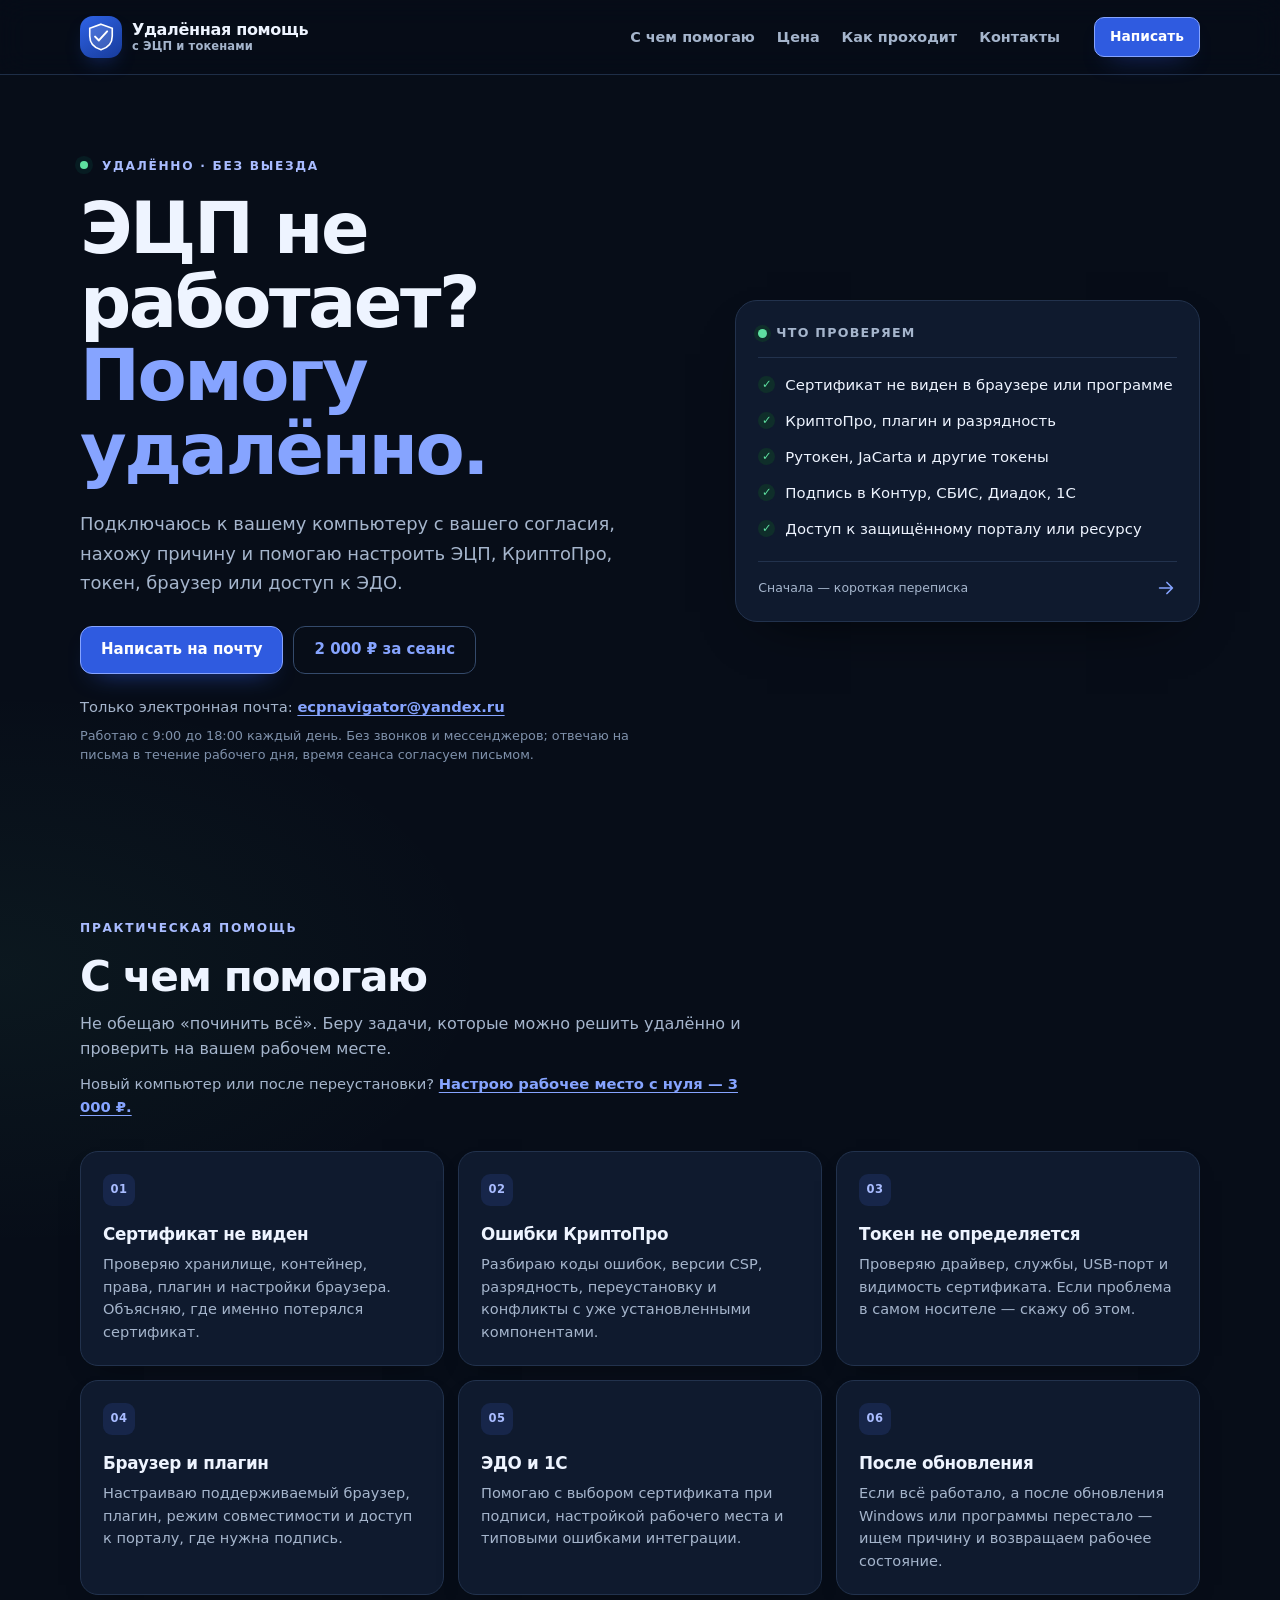
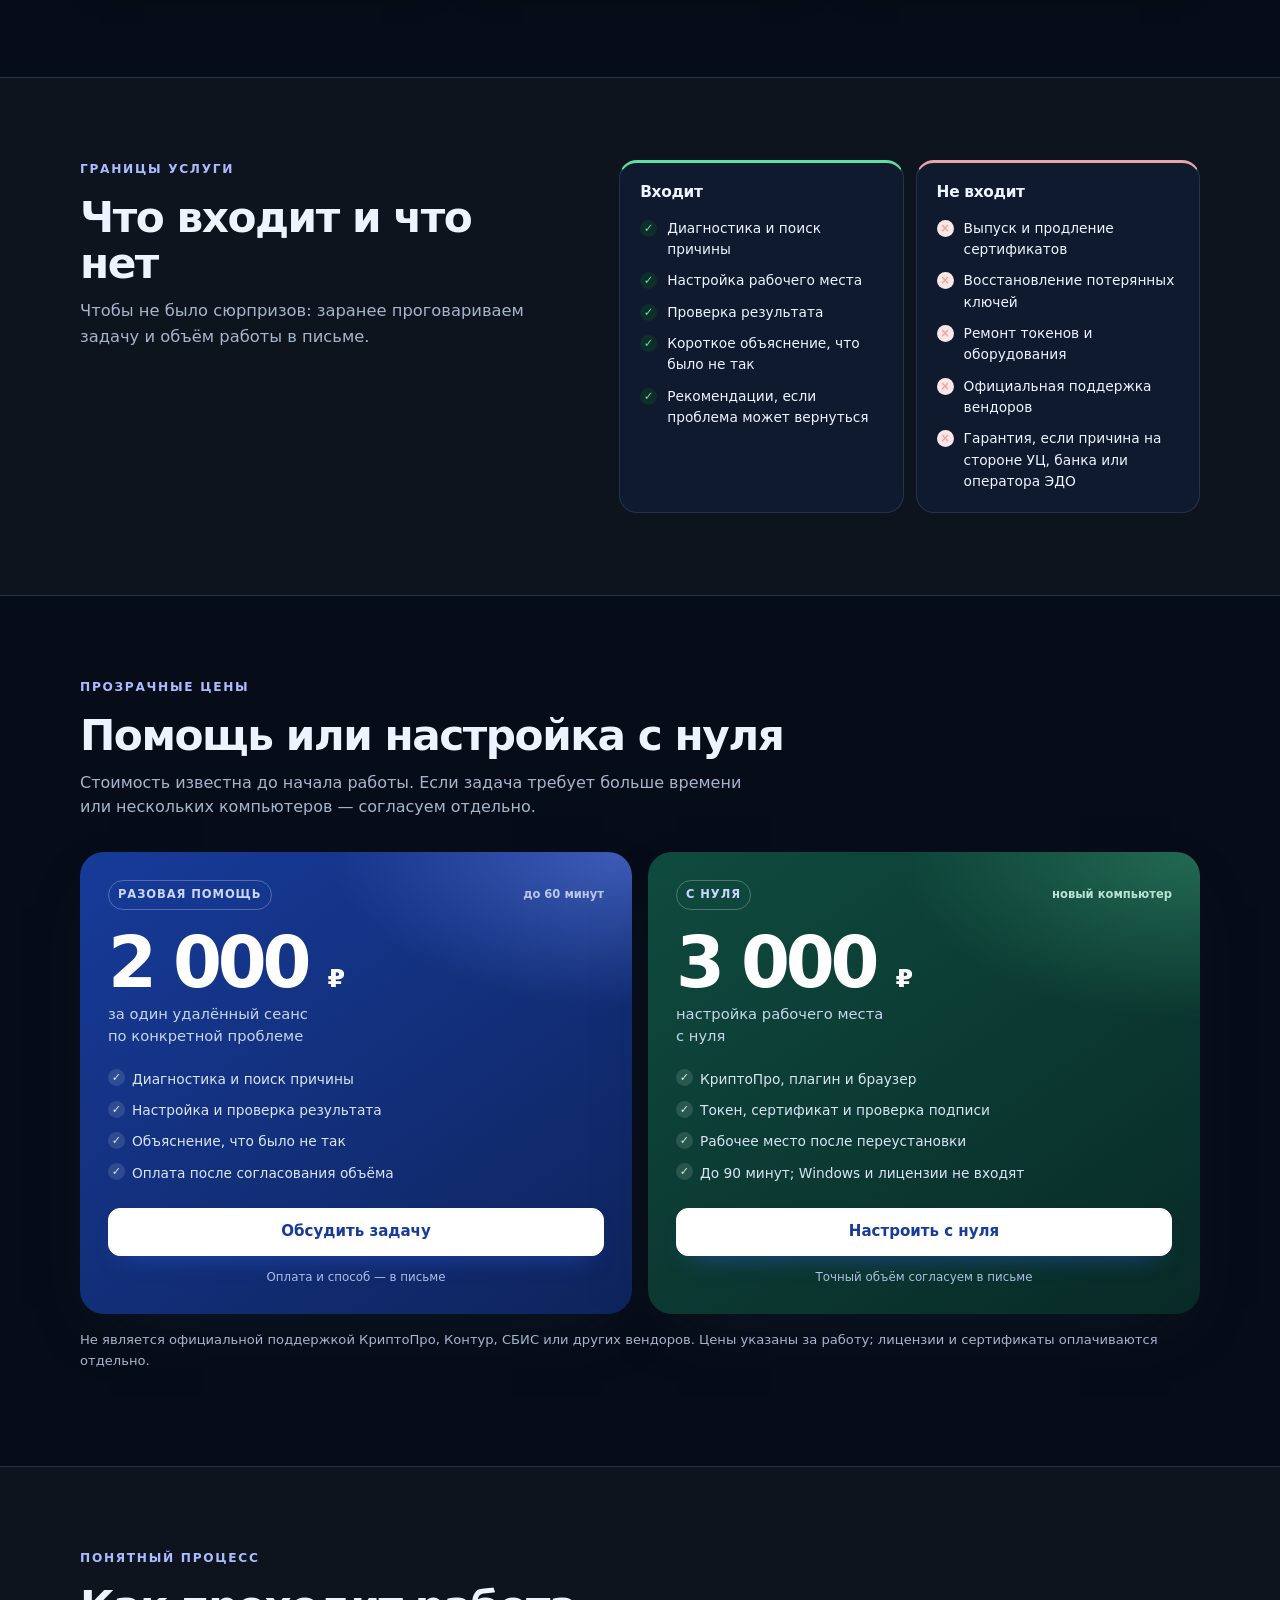
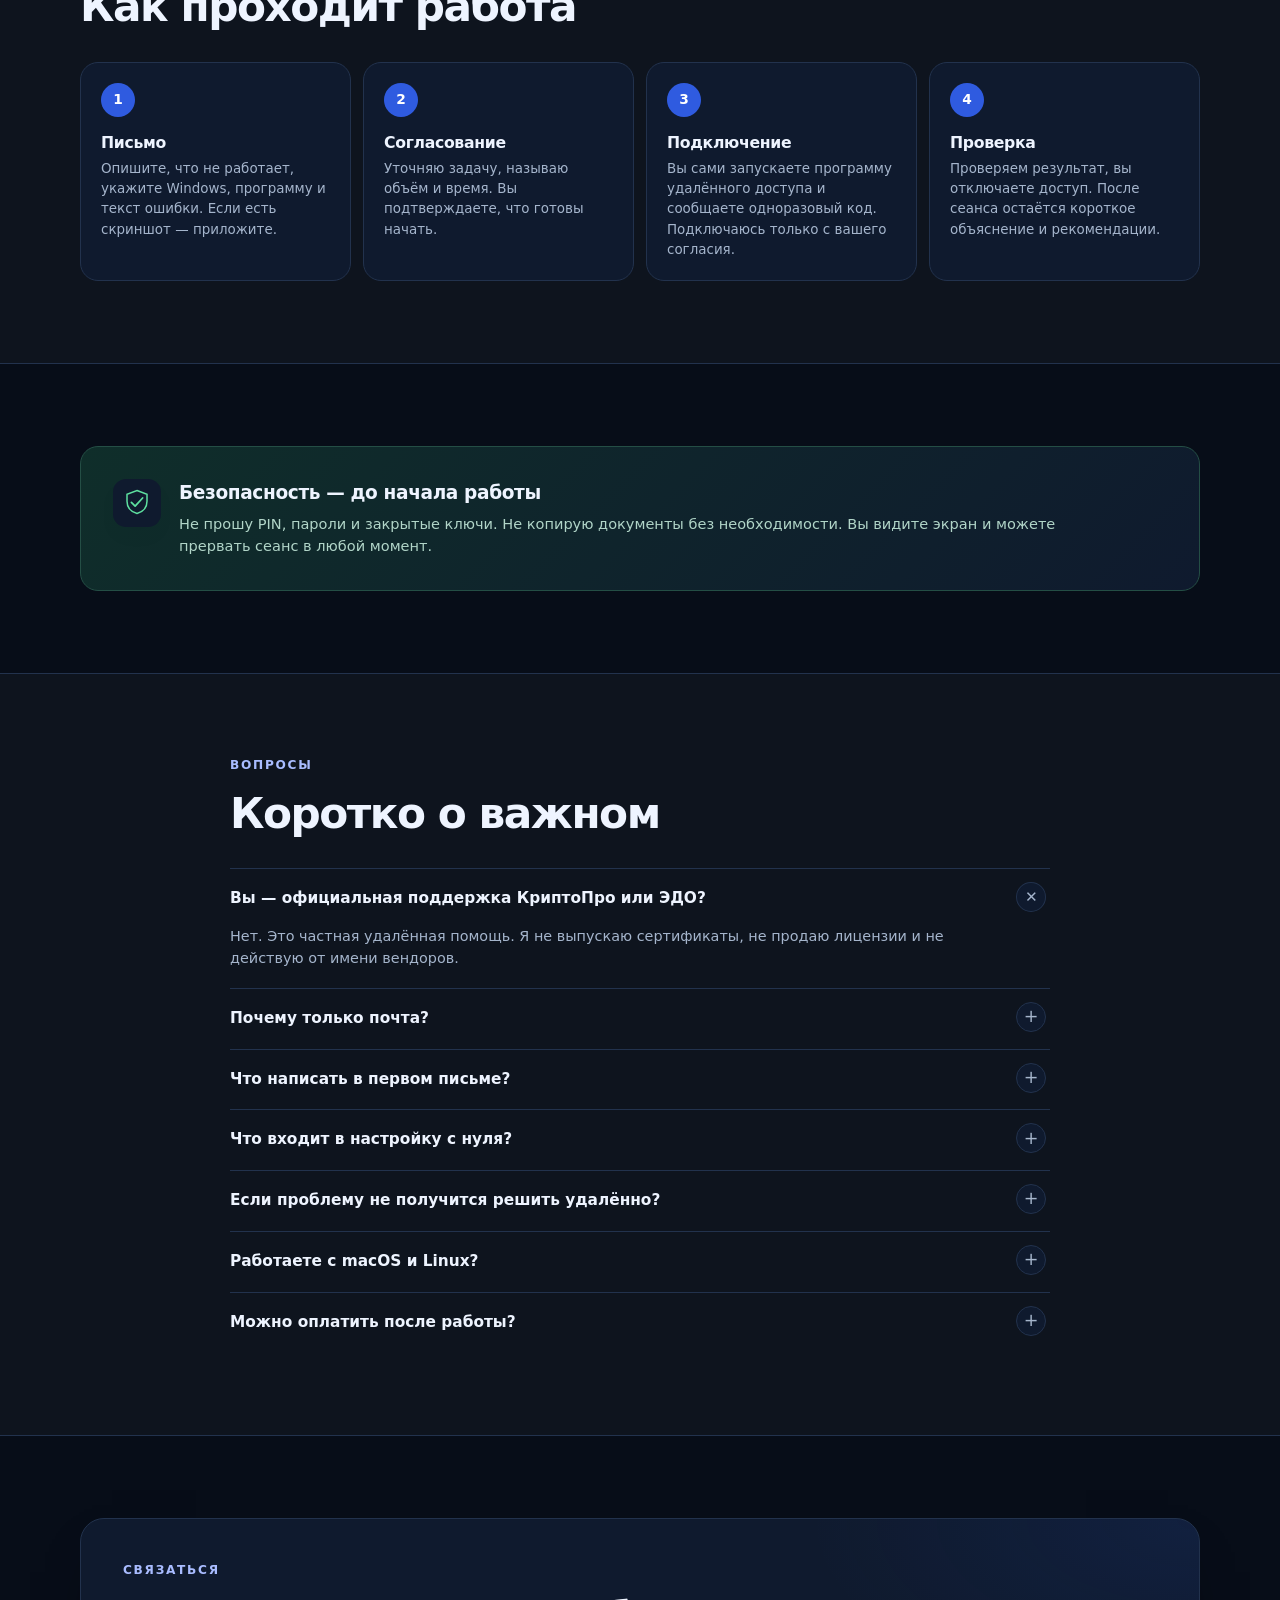
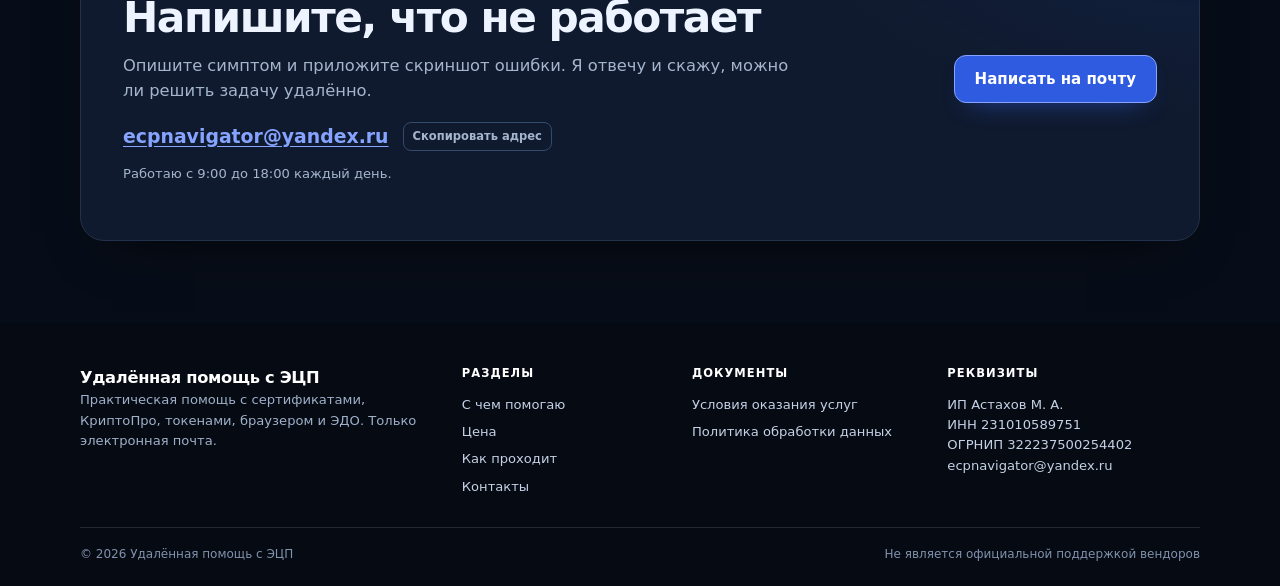
<file: index.html>
<!doctype html>
<html lang="ru">
<head>
  <meta charset="utf-8">
  <meta name="viewport" content="width=device-width, initial-scale=1">
  <title>Удалённая помощь с ЭЦП, КриптоПро и токенами</title>
  <meta name="description" content="Удалённая помощь с ЭЦП, КриптоПро, токенами, браузерным плагином и ЭДО. Подключаюсь с вашего согласия, диагностирую и помогаю настроить рабочее место. Настройка с нуля — 3 000 ₽. Только электронная почта.">
  <meta name="robots" content="index, follow">
  <meta name="referrer" content="strict-origin-when-cross-origin">
  <meta http-equiv="Content-Security-Policy" content="default-src 'self'; img-src 'self' data:; style-src 'self'; script-src 'self'; connect-src 'none'; form-action 'none'; base-uri 'self'">
  <meta name="theme-color" content="#070d18">
  <link rel="canonical" href="https://markastahov.github.io/ecp-remote-help/">
  <meta property="og:title" content="Удалённая помощь с ЭЦП и токенами">
  <meta property="og:description" content="Помогу разобраться с сертификатом, КриптоПро, токеном, плагином и ЭДО — удалённо, по электронной почте.">
  <meta property="og:type" content="website">
  <meta property="og:locale" content="ru_RU">
  <meta property="og:url" content="https://markastahov.github.io/ecp-remote-help/">
  <link rel="icon" href="favicon.svg" type="image/svg+xml">
  <link rel="stylesheet" href="styles.css">
</head>
<body id="top">
  <a class="skip-link" href="#main">К содержанию</a>

  <header class="site-header">
    <div class="container header-inner">
      <a class="brand" href="#top" aria-label="Удалённая помощь с ЭЦП — на главную">
        <span class="brand-mark" aria-hidden="true">
          <svg viewBox="0 0 48 48" role="img" focusable="false">
            <path d="M24 3.5 42 10v12.4c0 10.8-7.1 18.9-18 22.1C13.1 41.3 6 33.2 6 22.4V10l18-6.5Z" fill="currentColor" opacity=".14"/>
            <path d="M24 3.5 42 10v12.4c0 10.8-7.1 18.9-18 22.1C13.1 41.3 6 33.2 6 22.4V10l18-6.5Z" fill="none" stroke="currentColor" stroke-width="2.6"/>
            <path d="m14.5 23.4 6.1 6.1L33.8 15" fill="none" stroke="currentColor" stroke-width="3.2" stroke-linecap="round" stroke-linejoin="round"/>
          </svg>
        </span>
        <span class="brand-text">Удалённая помощь <small>с ЭЦП и токенами</small></span>
      </a>

      <nav class="main-nav" aria-label="Основная навигация">
        <a href="#services">С чем помогаю</a>
        <a href="#price">Цена</a>
        <a href="#process">Как проходит</a>
        <a href="#contacts">Контакты</a>
      </nav>

      <a class="button button-small header-cta" href="mailto:ecpnavigator@yandex.ru?subject=%D0%A3%D0%B4%D0%B0%D0%BB%D1%91%D0%BD%D0%BD%D0%B0%D1%8F%20%D0%BF%D0%BE%D0%BC%D0%BE%D1%89%D1%8C%20%D1%81%20%D0%AD%D0%A6%D0%9F">Написать</a>
    </div>
  </header>

  <main id="main">
    <section class="hero">
      <div class="container hero-grid">
        <div class="hero-copy">
          <p class="eyebrow"><span class="pulse" aria-hidden="true"></span> Удалённо · без выезда</p>
          <h1>ЭЦП не работает?<br><span>Помогу удалённо.</span></h1>
          <p class="lead">Подключаюсь к вашему компьютеру с вашего согласия, нахожу причину и помогаю настроить ЭЦП, КриптоПро, токен, браузер или доступ к ЭДО.</p>
          <div class="hero-actions">
            <a class="button" href="mailto:ecpnavigator@yandex.ru?subject=%D0%A3%D0%B4%D0%B0%D0%BB%D1%91%D0%BD%D0%BD%D0%B0%D1%8F%20%D0%BF%D0%BE%D0%BC%D0%BE%D1%89%D1%8C%20%D1%81%20%D0%AD%D0%A6%D0%9F">Написать на почту</a>
            <a class="button button-ghost" href="#price">2 000 ₽ за сеанс</a>
          </div>
          <p class="hero-note">Только электронная почта: <a href="mailto:ecpnavigator@yandex.ru">ecpnavigator@yandex.ru</a></p>
          <p class="micro-note">Работаю с 9:00 до 18:00 каждый день. Без звонков и мессенджеров; отвечаю на письма в течение рабочего дня, время сеанса согласуем письмом.</p>
        </div>

        <aside class="hero-card" aria-label="Что можно проверить">
          <div class="hero-card-top">
            <span class="status-dot" aria-hidden="true"></span>
            <span>Что проверяем</span>
          </div>
          <ul class="check-list">
            <li>Сертификат не виден в браузере или программе</li>
            <li>КриптоПро, плагин и разрядность</li>
            <li>Рутокен, JaCarta и другие токены</li>
            <li>Подпись в Контур, СБИС, Диадок, 1С</li>
            <li>Доступ к защищённому порталу или ресурсу</li>
          </ul>
          <a class="hero-card-footer" href="mailto:ecpnavigator@yandex.ru?subject=%D0%A3%D0%B4%D0%B0%D0%BB%D1%91%D0%BD%D0%BD%D0%B0%D1%8F%20%D0%BF%D0%BE%D0%BC%D0%BE%D1%89%D1%8C%20%D1%81%20%D0%AD%D0%A6%D0%9F" aria-label="Написать на ecpnavigator@yandex.ru">
            <span>Сначала — короткая переписка</span>
            <svg viewBox="0 0 24 24" aria-hidden="true"><path d="M5 12h14M13 6l6 6-6 6" fill="none" stroke="currentColor" stroke-width="1.8" stroke-linecap="round" stroke-linejoin="round"/></svg>
          </a>
        </aside>
      </div>
    </section>

    <section class="section" id="services">
      <div class="container">
        <div class="section-heading">
          <p class="eyebrow">Практическая помощь</p>
          <h2>С чем помогаю</h2>
          <p>Не обещаю «починить всё». Беру задачи, которые можно решить удалённо и проверить на вашем рабочем месте.</p>
          <p class="section-extra">Новый компьютер или после переустановки? <a href="#price">Настрою рабочее место с нуля — 3 000 ₽.</a></p>
        </div>

        <div class="card-grid">
          <article class="service-card">
            <span class="card-num">01</span>
            <h3>Сертификат не виден</h3>
            <p>Проверяю хранилище, контейнер, права, плагин и настройки браузера. Объясняю, где именно потерялся сертификат.</p>
          </article>
          <article class="service-card">
            <span class="card-num">02</span>
            <h3>Ошибки КриптоПро</h3>
            <p>Разбираю коды ошибок, версии CSP, разрядность, переустановку и конфликты с уже установленными компонентами.</p>
          </article>
          <article class="service-card">
            <span class="card-num">03</span>
            <h3>Токен не определяется</h3>
            <p>Проверяю драйвер, службы, USB-порт и видимость сертификата. Если проблема в самом носителе — скажу об этом.</p>
          </article>
          <article class="service-card">
            <span class="card-num">04</span>
            <h3>Браузер и плагин</h3>
            <p>Настраиваю поддерживаемый браузер, плагин, режим совместимости и доступ к порталу, где нужна подпись.</p>
          </article>
          <article class="service-card">
            <span class="card-num">05</span>
            <h3>ЭДО и 1С</h3>
            <p>Помогаю с выбором сертификата при подписи, настройкой рабочего места и типовыми ошибками интеграции.</p>
          </article>
          <article class="service-card">
            <span class="card-num">06</span>
            <h3>После обновления</h3>
            <p>Если всё работало, а после обновления Windows или программы перестало — ищем причину и возвращаем рабочее состояние.</p>
          </article>
        </div>
      </div>
    </section>

    <section class="section section-soft" id="included">
      <div class="container split">
        <div>
          <p class="eyebrow">Границы услуги</p>
          <h2>Что входит и что нет</h2>
          <p class="section-lead">Чтобы не было сюрпризов: заранее проговариваем задачу и объём работы в письме.</p>
        </div>
        <div class="two-lists">
          <div class="list-card list-card-good">
            <h3>Входит</h3>
            <ul class="check-list">
              <li>Диагностика и поиск причины</li>
              <li>Настройка рабочего места</li>
              <li>Проверка результата</li>
              <li>Короткое объяснение, что было не так</li>
              <li>Рекомендации, если проблема может вернуться</li>
            </ul>
          </div>
          <div class="list-card list-card-limit">
            <h3>Не входит</h3>
            <ul class="cross-list">
              <li>Выпуск и продление сертификатов</li>
              <li>Восстановление потерянных ключей</li>
              <li>Ремонт токенов и оборудования</li>
              <li>Официальная поддержка вендоров</li>
              <li>Гарантия, если причина на стороне УЦ, банка или оператора ЭДО</li>
            </ul>
          </div>
        </div>
      </div>
    </section>

    <section class="section" id="price">
      <div class="container">
        <div class="section-heading">
          <p class="eyebrow">Прозрачные цены</p>
          <h2>Помощь или настройка с нуля</h2>
          <p>Стоимость известна до начала работы. Если задача требует больше времени или нескольких компьютеров — согласуем отдельно.</p>
        </div>

        <div class="price-grid">
          <article class="price-card price-card-main">
            <div class="price-head">
              <span class="price-label">Разовая помощь</span>
              <span class="price-tag">до 60 минут</span>
            </div>
            <div class="price-value">2 000 <small>₽</small></div>
            <p>за один удалённый сеанс<br>по конкретной проблеме</p>
            <ul class="price-list">
              <li>Диагностика и поиск причины</li>
              <li>Настройка и проверка результата</li>
              <li>Объяснение, что было не так</li>
              <li>Оплата после согласования объёма</li>
            </ul>
            <a class="button button-light" href="mailto:ecpnavigator@yandex.ru?subject=%D0%97%D0%B0%D0%BF%D1%80%D0%BE%D1%81%20%D0%BD%D0%B0%20%D1%83%D0%B4%D0%B0%D0%BB%D1%91%D0%BD%D0%BD%D1%8B%D0%B9%20%D1%81%D0%B5%D0%B0%D0%BD%D1%81">Обсудить задачу</a>
            <span class="price-footnote">Оплата и способ — в письме</span>
          </article>

          <article class="price-card price-card-setup">
            <div class="price-head">
              <span class="price-label">С нуля</span>
              <span class="price-tag">новый компьютер</span>
            </div>
            <div class="price-value">3 000 <small>₽</small></div>
            <p>настройка рабочего места<br>с нуля</p>
            <ul class="price-list">
              <li>КриптоПро, плагин и браузер</li>
              <li>Токен, сертификат и проверка подписи</li>
              <li>Рабочее место после переустановки</li>
              <li>До 90 минут; Windows и лицензии не входят</li>
            </ul>
            <a class="button button-light" href="mailto:ecpnavigator@yandex.ru?subject=%D0%9D%D0%B0%D1%81%D1%82%D1%80%D0%BE%D0%B9%D0%BA%D0%B0%20%D1%81%20%D0%BD%D1%83%D0%BB%D1%8F">Настроить с нуля</a>
            <span class="price-footnote">Точный объём согласуем в письме</span>
          </article>
        </div>

        <p class="muted small price-note">Не является официальной поддержкой КриптоПро, Контур, СБИС или других вендоров. Цены указаны за работу; лицензии и сертификаты оплачиваются отдельно.</p>
      </div>
    </section>

    <section class="section section-soft" id="process">
      <div class="container">
        <div class="section-heading">
          <p class="eyebrow">Понятный процесс</p>
          <h2>Как проходит работа</h2>
        </div>
        <div class="steps">
          <div class="step">
            <span>1</span>
            <h3>Письмо</h3>
            <p>Опишите, что не работает, укажите Windows, программу и текст ошибки. Если есть скриншот — приложите.</p>
          </div>
          <div class="step">
            <span>2</span>
            <h3>Согласование</h3>
            <p>Уточняю задачу, называю объём и время. Вы подтверждаете, что готовы начать.</p>
          </div>
          <div class="step">
            <span>3</span>
            <h3>Подключение</h3>
            <p>Вы сами запускаете программу удалённого доступа и сообщаете одноразовый код. Подключаюсь только с вашего согласия.</p>
          </div>
          <div class="step">
            <span>4</span>
            <h3>Проверка</h3>
            <p>Проверяем результат, вы отключаете доступ. После сеанса остаётся короткое объяснение и рекомендации.</p>
          </div>
        </div>
      </div>
    </section>

    <section class="section">
      <div class="container">
        <div class="security-card">
          <div class="security-icon" aria-hidden="true">
            <svg viewBox="0 0 48 48"><path d="M24 4 40 10v11c0 9.6-6.3 16.8-16 19.7C14.3 37.8 8 30.6 8 21V10l16-6Z" fill="none" stroke="currentColor" stroke-width="2.4"/><path d="m15 23 6 6 12-13" fill="none" stroke="currentColor" stroke-width="2.8" stroke-linecap="round" stroke-linejoin="round"/></svg>
          </div>
          <div>
            <h2>Безопасность — до начала работы</h2>
            <p>Не прошу PIN, пароли и закрытые ключи. Не копирую документы без необходимости. Вы видите экран и можете прервать сеанс в любой момент.</p>
          </div>
        </div>
      </div>
    </section>

    <section class="section section-soft" id="faq">
      <div class="container narrow">
        <div class="section-heading">
          <p class="eyebrow">Вопросы</p>
          <h2>Коротко о важном</h2>
        </div>
        <details class="faq" open>
          <summary>Вы — официальная поддержка КриптоПро или ЭДО?</summary>
          <p>Нет. Это частная удалённая помощь. Я не выпускаю сертификаты, не продаю лицензии и не действую от имени вендоров.</p>
        </details>
        <details class="faq">
          <summary>Почему только почта?</summary>
          <p>Так удобнее зафиксировать задачу, версии программ и ошибки. В письме можно сразу приложить скриншоты. Телефон и мессенджеры не используются.</p>
        </details>
        <details class="faq">
          <summary>Что написать в первом письме?</summary>
          <p>Что именно не работает, версию Windows, название программы или портала, текст ошибки и когда это началось. Если знаете — версию КриптоПро и модели токена.</p>
        </details>
        <details class="faq">
          <summary>Что входит в настройку с нуля?</summary>
          <p>Новый компьютер или рабочее место после переустановки Windows: установка и проверка КриптоПро, плагина, браузера, токена, сертификата и тестовой подписи. Установка Windows, покупка лицензий и выпуск сертификата не входят. Стоимость — 3 000 ₽, ориентировочно до 90 минут; точный объём согласуем в письме.</p>
        </details>
        <details class="faq">
          <summary>Если проблему не получится решить удалённо?</summary>
          <p>Скажу об этом как можно раньше. Если причина в УЦ, банке, операторе ЭДО или неисправном оборудовании, удалённая настройка не поможет — подскажу, куда обратиться.</p>
        </details>
        <details class="faq">
          <summary>Работаете с macOS и Linux?</summary>
          <p>Основной профиль — Windows 10/11. macOS и Linux — по запросу: сначала напишите, какая версия и что установлено.</p>
        </details>
        <details class="faq">
          <summary>Можно оплатить после работы?</summary>
          <p>Условия оплаты согласуем в письме до начала. Для новых задач и незнакомых ситуаций может потребоваться частичная или полная предоплата.</p>
        </details>
      </div>
    </section>

    <section class="section" id="contacts">
      <div class="container contact-card">
        <div>
          <p class="eyebrow">Связаться</p>
          <h2>Напишите, что не работает</h2>
          <p class="section-lead">Опишите симптом и приложите скриншот ошибки. Я отвечу и скажу, можно ли решить задачу удалённо.</p>
          <p class="contact-line">
            <a href="mailto:ecpnavigator@yandex.ru">ecpnavigator@yandex.ru</a>
            <button class="copy-button" type="button" data-copy="ecpnavigator@yandex.ru">Скопировать адрес</button>
          </p>
          <p class="muted small">Работаю с 9:00 до 18:00 каждый день.</p>
          <p class="muted small" data-copy-status aria-live="polite"></p>
        </div>
        <a class="button" href="mailto:ecpnavigator@yandex.ru?subject=%D0%A3%D0%B4%D0%B0%D0%BB%D1%91%D0%BD%D0%BD%D0%B0%D1%8F%20%D0%BF%D0%BE%D0%BC%D0%BE%D1%89%D1%8C%20%D1%81%20%D0%AD%D0%A6%D0%9F">Написать на почту</a>
      </div>
    </section>
  </main>

  <footer class="site-footer">
    <div class="container footer-grid">
      <div>
        <p class="footer-brand">Удалённая помощь с ЭЦП</p>
        <p class="muted small">Практическая помощь с сертификатами, КриптоПро, токенами, браузером и ЭДО. Только электронная почта.</p>
      </div>
      <div>
        <h4>Разделы</h4>
        <ul class="footer-links">
          <li><a href="#services">С чем помогаю</a></li>
          <li><a href="#price">Цена</a></li>
          <li><a href="#process">Как проходит</a></li>
          <li><a href="#contacts">Контакты</a></li>
        </ul>
      </div>
      <div>
        <h4>Документы</h4>
        <ul class="footer-links">
          <li><a href="offer.html">Условия оказания услуг</a></li>
          <li><a href="privacy.html">Политика обработки данных</a></li>
        </ul>
      </div>
      <div>
        <h4>Реквизиты</h4>
        <p class="small">ИП Астахов М. А.<br>ИНН 231010589751<br>ОГРНИП 322237500254402</p>
        <p class="small"><a href="mailto:ecpnavigator@yandex.ru">ecpnavigator@yandex.ru</a></p>
      </div>
    </div>
    <div class="container footer-bottom">
      <span>© 2026 Удалённая помощь с ЭЦП</span>
      <span>Не является официальной поддержкой вендоров</span>
    </div>
  </footer>

  <script src="app.js" defer></script>
</body>
</html>
</file>
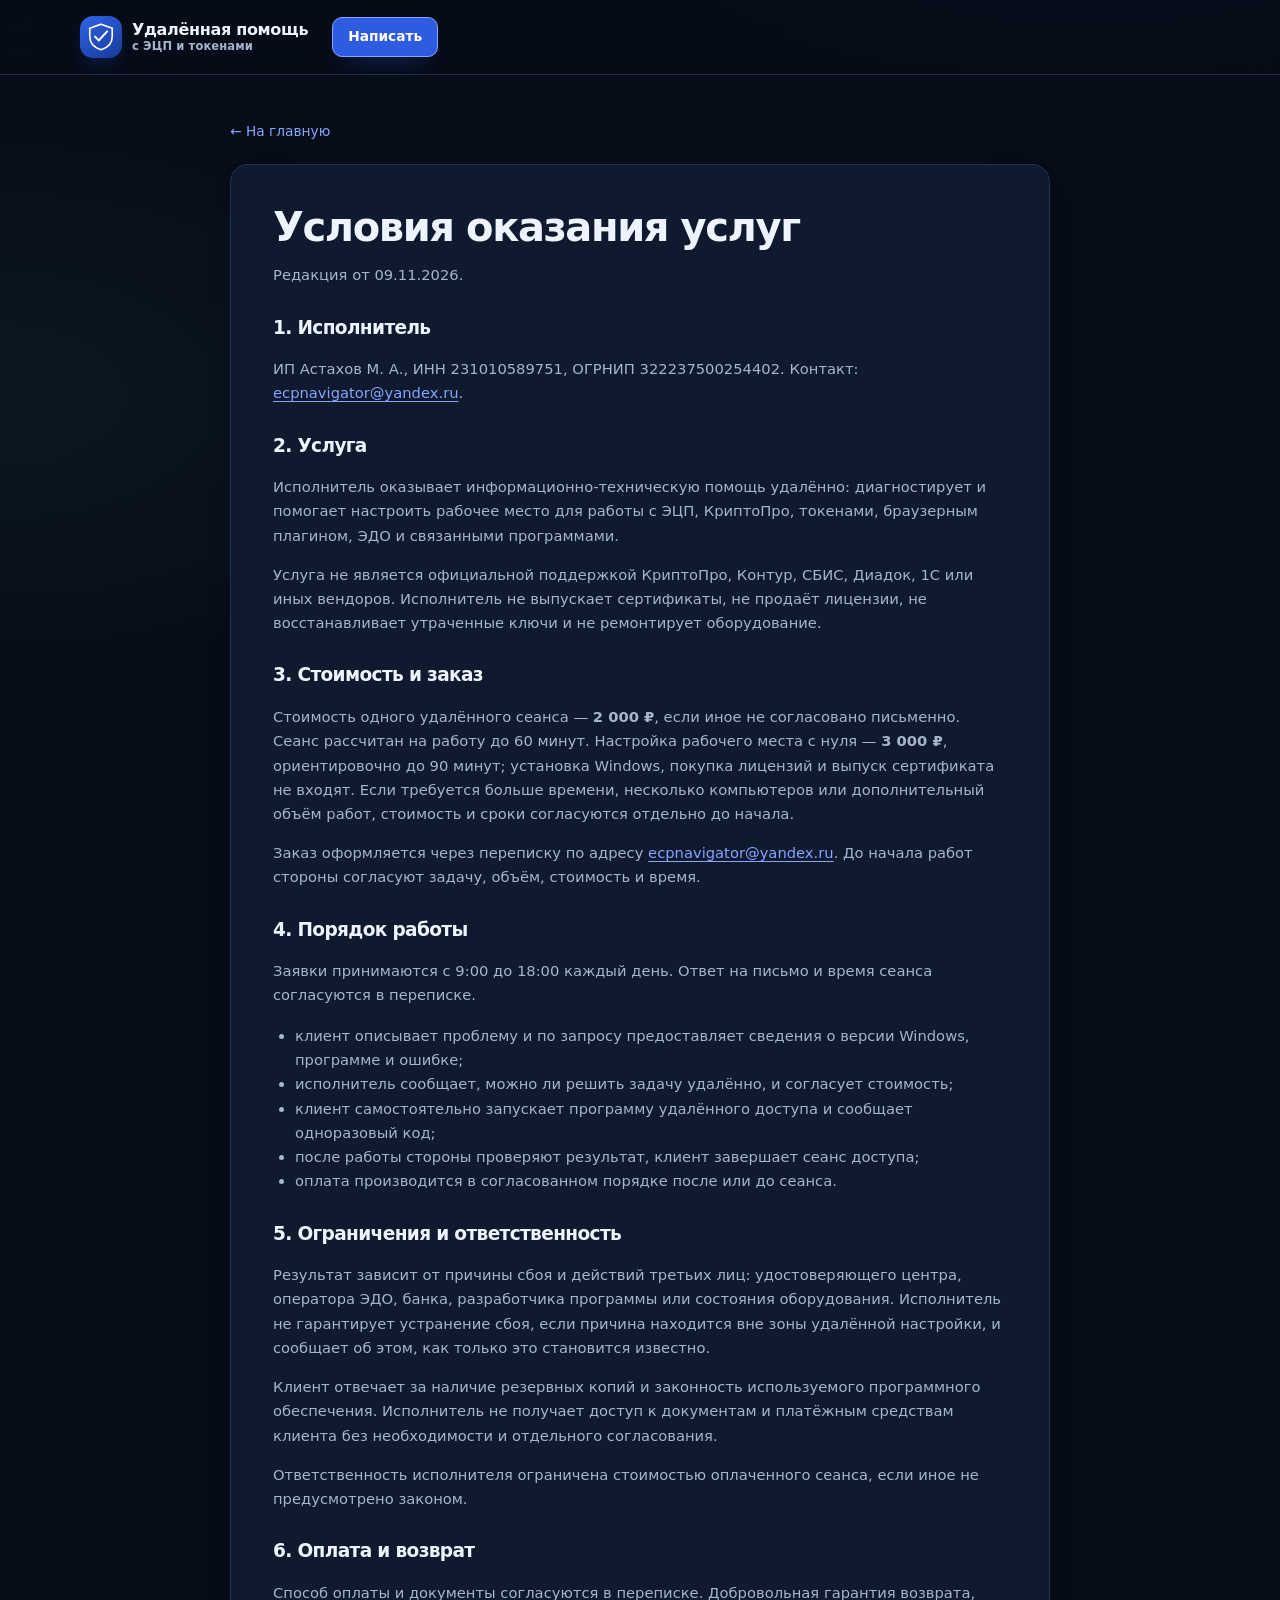
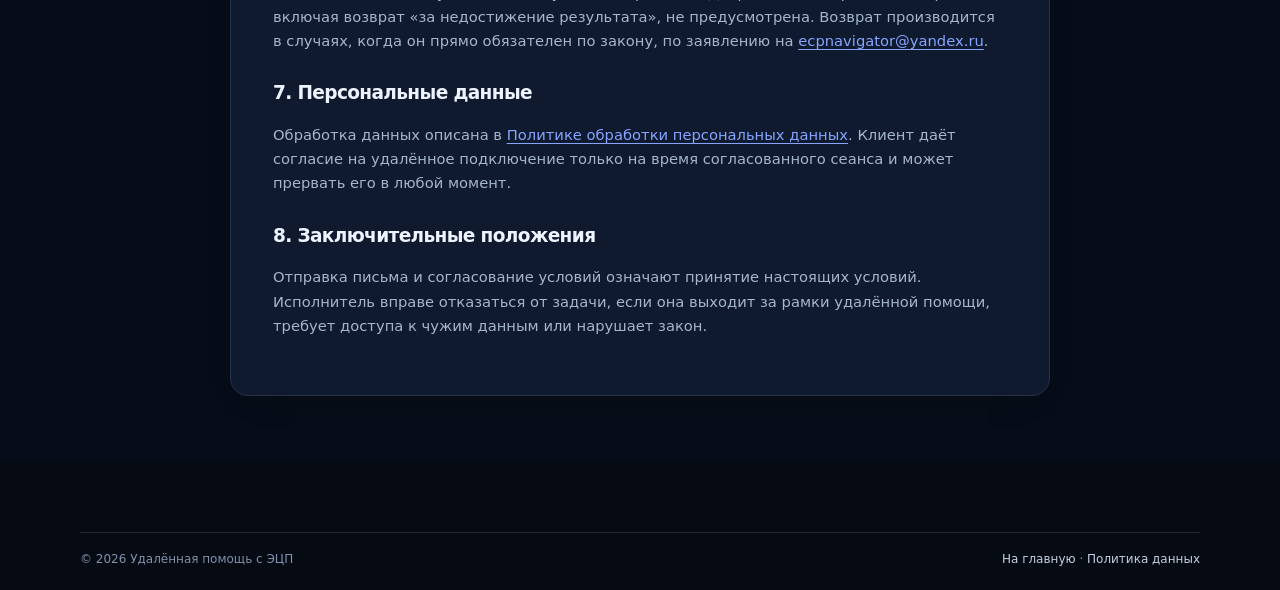
<file: offer.html>
<!doctype html>
<html lang="ru">
<head>
  <meta charset="utf-8">
  <meta name="viewport" content="width=device-width, initial-scale=1">
  <title>Условия оказания услуг — Удалённая помощь с ЭЦП</title>
  <meta name="robots" content="index, follow">
  <meta name="referrer" content="strict-origin-when-cross-origin">
  <meta http-equiv="Content-Security-Policy" content="default-src 'self'; img-src 'self' data:; style-src 'self'; script-src 'self'; connect-src 'none'; form-action 'none'; base-uri 'self'">
  <meta name="theme-color" content="#070d18">
  <link rel="canonical" href="https://markastahov.github.io/ecp-remote-help/offer.html">
  <link rel="icon" href="favicon.svg" type="image/svg+xml">
  <link rel="stylesheet" href="styles.css">
</head>
<body>
  <header class="site-header">
    <div class="container header-inner">
      <a class="brand" href="index.html">
        <span class="brand-mark" aria-hidden="true">
          <svg viewBox="0 0 48 48"><path d="M24 3.5 42 10v12.4c0 10.8-7.1 18.9-18 22.1C13.1 41.3 6 33.2 6 22.4V10l18-6.5Z" fill="none" stroke="currentColor" stroke-width="2.6"/><path d="m14.5 23.4 6.1 6.1L33.8 15" fill="none" stroke="currentColor" stroke-width="3.2" stroke-linecap="round" stroke-linejoin="round"/></svg>
        </span>
        <span class="brand-text">Удалённая помощь <small>с ЭЦП и токенами</small></span>
      </a>
      <a class="button button-small header-cta" href="mailto:ecpnavigator@yandex.ru">Написать</a>
    </div>
  </header>

  <main class="legal-page">
    <div class="container narrow">
      <a class="back" href="index.html">← На главную</a>
      <article class="legal-card">
        <h1>Условия оказания услуг</h1>
        <p>Редакция от 09.11.2026.</p>

        <h2>1. Исполнитель</h2>
        <p>ИП Астахов М. А., ИНН 231010589751, ОГРНИП 322237500254402. Контакт: <a href="mailto:ecpnavigator@yandex.ru">ecpnavigator@yandex.ru</a>.</p>

        <h2>2. Услуга</h2>
        <p>Исполнитель оказывает информационно-техническую помощь удалённо: диагностирует и помогает настроить рабочее место для работы с ЭЦП, КриптоПро, токенами, браузерным плагином, ЭДО и связанными программами.</p>
        <p>Услуга не является официальной поддержкой КриптоПро, Контур, СБИС, Диадок, 1С или иных вендоров. Исполнитель не выпускает сертификаты, не продаёт лицензии, не восстанавливает утраченные ключи и не ремонтирует оборудование.</p>

        <h2>3. Стоимость и заказ</h2>
        <p>Стоимость одного удалённого сеанса — <strong>2 000 ₽</strong>, если иное не согласовано письменно. Сеанс рассчитан на работу до 60 минут. Настройка рабочего места с нуля — <strong>3 000 ₽</strong>, ориентировочно до 90 минут; установка Windows, покупка лицензий и выпуск сертификата не входят. Если требуется больше времени, несколько компьютеров или дополнительный объём работ, стоимость и сроки согласуются отдельно до начала.</p>
        <p>Заказ оформляется через переписку по адресу <a href="mailto:ecpnavigator@yandex.ru">ecpnavigator@yandex.ru</a>. До начала работ стороны согласуют задачу, объём, стоимость и время.</p>

        <h2>4. Порядок работы</h2>
        <p>Заявки принимаются с 9:00 до 18:00 каждый день. Ответ на письмо и время сеанса согласуются в переписке.</p>
        <ul>
          <li>клиент описывает проблему и по запросу предоставляет сведения о версии Windows, программе и ошибке;</li>
          <li>исполнитель сообщает, можно ли решить задачу удалённо, и согласует стоимость;</li>
          <li>клиент самостоятельно запускает программу удалённого доступа и сообщает одноразовый код;</li>
          <li>после работы стороны проверяют результат, клиент завершает сеанс доступа;</li>
          <li>оплата производится в согласованном порядке после или до сеанса.</li>
        </ul>

        <h2>5. Ограничения и ответственность</h2>
        <p>Результат зависит от причины сбоя и действий третьих лиц: удостоверяющего центра, оператора ЭДО, банка, разработчика программы или состояния оборудования. Исполнитель не гарантирует устранение сбоя, если причина находится вне зоны удалённой настройки, и сообщает об этом, как только это становится известно.</p>
        <p>Клиент отвечает за наличие резервных копий и законность используемого программного обеспечения. Исполнитель не получает доступ к документам и платёжным средствам клиента без необходимости и отдельного согласования.</p>
        <p>Ответственность исполнителя ограничена стоимостью оплаченного сеанса, если иное не предусмотрено законом.</p>

        <h2>6. Оплата и возврат</h2>
        <p>Способ оплаты и документы согласуются в переписке. Добровольная гарантия возврата, включая возврат «за недостижение результата», не предусмотрена. Возврат производится в случаях, когда он прямо обязателен по закону, по заявлению на <a href="mailto:ecpnavigator@yandex.ru">ecpnavigator@yandex.ru</a>.</p>

        <h2>7. Персональные данные</h2>
        <p>Обработка данных описана в <a href="privacy.html">Политике обработки персональных данных</a>. Клиент даёт согласие на удалённое подключение только на время согласованного сеанса и может прервать его в любой момент.</p>

        <h2>8. Заключительные положения</h2>
        <p>Отправка письма и согласование условий означают принятие настоящих условий. Исполнитель вправе отказаться от задачи, если она выходит за рамки удалённой помощи, требует доступа к чужим данным или нарушает закон.</p>
      </article>
    </div>
  </main>

  <footer class="site-footer">
    <div class="container footer-bottom">
      <span>© 2026 Удалённая помощь с ЭЦП</span>
      <span><a href="index.html">На главную</a> · <a href="privacy.html">Политика данных</a></span>
    </div>
  </footer>
</body>
</html>
</file>
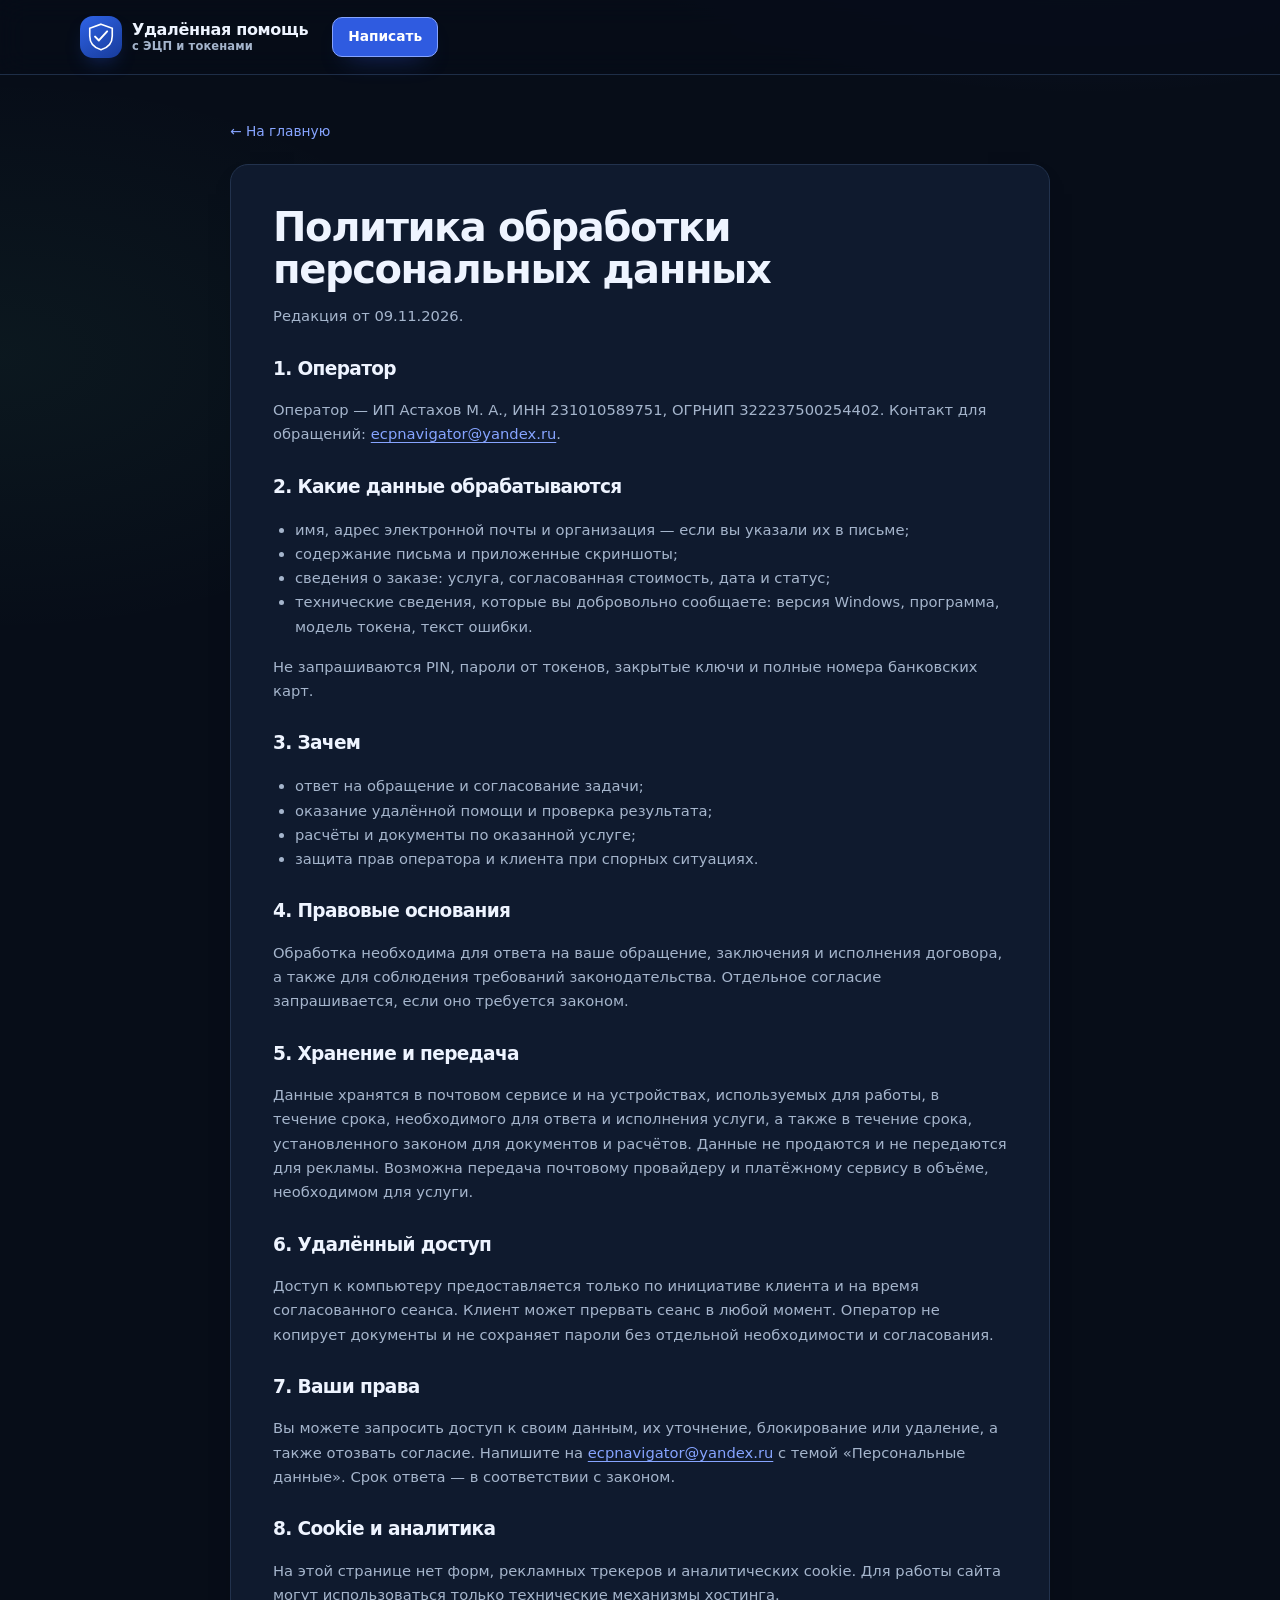
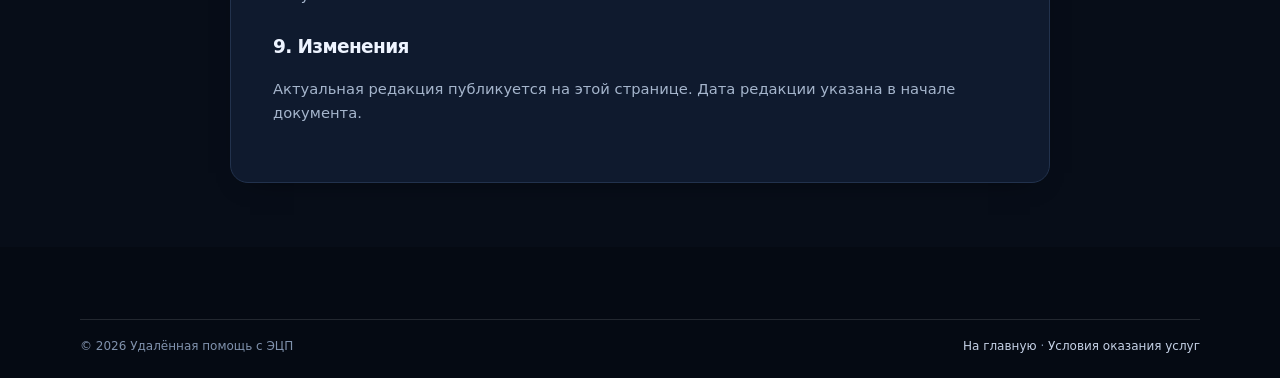
<file: privacy.html>
<!doctype html>
<html lang="ru">
<head>
  <meta charset="utf-8">
  <meta name="viewport" content="width=device-width, initial-scale=1">
  <title>Политика обработки данных — Удалённая помощь с ЭЦП</title>
  <meta name="robots" content="index, follow">
  <meta name="referrer" content="strict-origin-when-cross-origin">
  <meta http-equiv="Content-Security-Policy" content="default-src 'self'; img-src 'self' data:; style-src 'self'; script-src 'self'; connect-src 'none'; form-action 'none'; base-uri 'self'">
  <meta name="theme-color" content="#070d18">
  <link rel="canonical" href="https://markastahov.github.io/ecp-remote-help/privacy.html">
  <link rel="icon" href="favicon.svg" type="image/svg+xml">
  <link rel="stylesheet" href="styles.css">
</head>
<body>
  <header class="site-header">
    <div class="container header-inner">
      <a class="brand" href="index.html">
        <span class="brand-mark" aria-hidden="true">
          <svg viewBox="0 0 48 48"><path d="M24 3.5 42 10v12.4c0 10.8-7.1 18.9-18 22.1C13.1 41.3 6 33.2 6 22.4V10l18-6.5Z" fill="none" stroke="currentColor" stroke-width="2.6"/><path d="m14.5 23.4 6.1 6.1L33.8 15" fill="none" stroke="currentColor" stroke-width="3.2" stroke-linecap="round" stroke-linejoin="round"/></svg>
        </span>
        <span class="brand-text">Удалённая помощь <small>с ЭЦП и токенами</small></span>
      </a>
      <a class="button button-small header-cta" href="mailto:ecpnavigator@yandex.ru">Написать</a>
    </div>
  </header>

  <main class="legal-page">
    <div class="container narrow">
      <a class="back" href="index.html">← На главную</a>
      <article class="legal-card">
        <h1>Политика обработки персональных данных</h1>
        <p>Редакция от 09.11.2026.</p>

        <h2>1. Оператор</h2>
        <p>Оператор — ИП Астахов М. А., ИНН 231010589751, ОГРНИП 322237500254402. Контакт для обращений: <a href="mailto:ecpnavigator@yandex.ru">ecpnavigator@yandex.ru</a>.</p>

        <h2>2. Какие данные обрабатываются</h2>
        <ul>
          <li>имя, адрес электронной почты и организация — если вы указали их в письме;</li>
          <li>содержание письма и приложенные скриншоты;</li>
          <li>сведения о заказе: услуга, согласованная стоимость, дата и статус;</li>
          <li>технические сведения, которые вы добровольно сообщаете: версия Windows, программа, модель токена, текст ошибки.</li>
        </ul>
        <p>Не запрашиваются PIN, пароли от токенов, закрытые ключи и полные номера банковских карт.</p>

        <h2>3. Зачем</h2>
        <ul>
          <li>ответ на обращение и согласование задачи;</li>
          <li>оказание удалённой помощи и проверка результата;</li>
          <li>расчёты и документы по оказанной услуге;</li>
          <li>защита прав оператора и клиента при спорных ситуациях.</li>
        </ul>

        <h2>4. Правовые основания</h2>
        <p>Обработка необходима для ответа на ваше обращение, заключения и исполнения договора, а также для соблюдения требований законодательства. Отдельное согласие запрашивается, если оно требуется законом.</p>

        <h2>5. Хранение и передача</h2>
        <p>Данные хранятся в почтовом сервисе и на устройствах, используемых для работы, в течение срока, необходимого для ответа и исполнения услуги, а также в течение срока, установленного законом для документов и расчётов. Данные не продаются и не передаются для рекламы. Возможна передача почтовому провайдеру и платёжному сервису в объёме, необходимом для услуги.</p>

        <h2>6. Удалённый доступ</h2>
        <p>Доступ к компьютеру предоставляется только по инициативе клиента и на время согласованного сеанса. Клиент может прервать сеанс в любой момент. Оператор не копирует документы и не сохраняет пароли без отдельной необходимости и согласования.</p>

        <h2>7. Ваши права</h2>
        <p>Вы можете запросить доступ к своим данным, их уточнение, блокирование или удаление, а также отозвать согласие. Напишите на <a href="mailto:ecpnavigator@yandex.ru">ecpnavigator@yandex.ru</a> с темой «Персональные данные». Срок ответа — в соответствии с законом.</p>

        <h2>8. Cookie и аналитика</h2>
        <p>На этой странице нет форм, рекламных трекеров и аналитических cookie. Для работы сайта могут использоваться только технические механизмы хостинга.</p>

        <h2>9. Изменения</h2>
        <p>Актуальная редакция публикуется на этой странице. Дата редакции указана в начале документа.</p>
      </article>
    </div>
  </main>

  <footer class="site-footer">
    <div class="container footer-bottom">
      <span>© 2026 Удалённая помощь с ЭЦП</span>
      <span><a href="index.html">На главную</a> · <a href="offer.html">Условия оказания услуг</a></span>
    </div>
  </footer>
</body>
</html>
</file>
<file: styles.css>
:root {
  color-scheme: dark;
  --bg: #070d18;
  --surface: #0f1a2e;
  --surface-soft: #14233c;
  --ink: #eef4ff;
  --muted: #a5b5cc;
  --muted-2: #7f91ab;
  --line: #22324d;
  --line-strong: #344a6b;
  --brand: #86a4ff;
  --brand-solid: #2f5be0;
  --brand-solid-dark: #244bc7;
  --brand-dark: #a9bcff;
  --brand-soft: #17264a;
  --accent: #5ee0a0;
  --accent-soft: #0f2e2a;
  --danger: #ff9e95;
  --shadow: 0 22px 55px -32px rgba(0, 0, 0, .9);
  --shadow-sm: 0 10px 28px -20px rgba(0, 0, 0, .8);
  --radius: 18px;
  --radius-sm: 12px;
  --font: "Segoe UI", "Inter", system-ui, -apple-system, BlinkMacSystemFont, Arial, sans-serif;
  --display: "Segoe UI", "Inter", system-ui, -apple-system, BlinkMacSystemFont, Arial, sans-serif;
}

* { box-sizing: border-box; }
html { scroll-behavior: smooth; }
body {
  margin: 0;
  font-family: var(--font);
  color: var(--ink);
  background:
    radial-gradient(900px 450px at 85% -10%, rgba(84, 119, 255, .18), transparent 65%),
    radial-gradient(700px 400px at 0% 18%, rgba(94, 224, 160, .05), transparent 70%),
    var(--bg);
  line-height: 1.55;
  -webkit-font-smoothing: antialiased;
}
a { color: var(--brand); text-underline-offset: 3px; }
a:hover { color: var(--brand-dark); }
img, svg { max-width: 100%; }
button, a { -webkit-tap-highlight-color: transparent; }

.skip-link {
  position: fixed;
  top: -100px;
  left: 12px;
  z-index: 100;
  padding: 10px 14px;
  border-radius: 10px;
  background: var(--brand-solid);
  color: #fff;
  text-decoration: none;
}
.skip-link:focus { top: 12px; }

.container {
  width: min(1120px, calc(100% - 40px));
  margin-inline: auto;
}
.container.narrow { width: min(820px, calc(100% - 40px)); }

/* ── Header ─────────────────────────────────────────────── */
.site-header {
  position: sticky;
  top: 0;
  z-index: 50;
  background: rgba(7, 13, 24, .84);
  border-bottom: 1px solid rgba(34, 50, 77, .9);
  backdrop-filter: blur(14px);
}
.header-inner {
  min-height: 74px;
  display: flex;
  align-items: center;
  gap: 20px;
}
.brand {
  display: inline-flex;
  align-items: center;
  gap: 10px;
  color: var(--ink);
  text-decoration: none;
  flex: none;
}
.brand:hover { color: var(--ink); }
.brand-mark {
  width: 42px;
  height: 42px;
  display: grid;
  place-items: center;
  border-radius: 13px;
  color: #fff;
  background: linear-gradient(145deg, #2f63e6, #173b9a);
  box-shadow: 0 10px 22px -12px rgba(36, 86, 214, .8);
}
.brand-mark svg { width: 30px; height: 30px; }
.brand-text {
  display: flex;
  flex-direction: column;
  font-weight: 750;
  font-size: 1rem;
  line-height: 1.18;
  letter-spacing: -.02em;
}
.brand-text small {
  font-size: .72rem;
  font-weight: 550;
  color: var(--muted);
  letter-spacing: .01em;
}
.main-nav {
  display: flex;
  align-items: center;
  gap: 2px;
  margin-left: auto;
}
.main-nav a {
  color: var(--muted);
  text-decoration: none;
  font-size: .9rem;
  font-weight: 600;
  padding: 8px 10px;
  border-radius: 9px;
}
.main-nav a:hover { color: var(--ink); background: var(--surface-soft); }
.header-cta { margin-left: 4px; }

/* ── Buttons ────────────────────────────────────────────── */
.button {
  display: inline-flex;
  align-items: center;
  justify-content: center;
  min-height: 48px;
  padding: 0 20px;
  border: 1px solid var(--brand);
  border-radius: 12px;
  background: var(--brand-solid);
  color: #fff;
  text-decoration: none;
  font: inherit;
  font-weight: 700;
  font-size: .94rem;
  line-height: 1;
  cursor: pointer;
  box-shadow: 0 12px 26px -16px rgba(47, 91, 224, .85);
  transition: transform .15s ease, background .15s ease, border-color .15s ease, box-shadow .15s ease;
}
.button:hover {
  background: var(--brand-solid-dark);
  border-color: var(--brand-solid-dark);
  color: #fff;
  transform: translateY(-1px);
  box-shadow: 0 16px 30px -16px rgba(47, 91, 224, .8);
}
.button:active { transform: translateY(0); }
.button-ghost {
  background: transparent;
  color: var(--brand);
  border-color: var(--line-strong);
  box-shadow: none;
}
.button-ghost:hover {
  background: var(--brand-soft);
  border-color: var(--brand);
  color: var(--brand-dark);
  box-shadow: none;
}
.button-light {
  background: #fff;
  border-color: #fff;
  color: #173b9a;
  width: 100%;
}
.button-light:hover { background: #eef3ff; border-color: #eef3ff; color: var(--brand-dark); }
.button-small { min-height: 40px; padding: 0 15px; font-size: .86rem; border-radius: 10px; }

/* ── Hero ───────────────────────────────────────────────── */
.hero { padding: clamp(44px, 7vw, 82px) 0 clamp(42px, 6vw, 72px); }
.hero-grid {
  display: grid;
  grid-template-columns: minmax(0, 1.12fr) minmax(340px, .88fr);
  gap: clamp(28px, 5vw, 70px);
  align-items: center;
}
.eyebrow {
  margin: 0 0 16px;
  color: var(--brand-dark);
  font-size: .76rem;
  font-weight: 800;
  letter-spacing: .14em;
  text-transform: uppercase;
}
.eyebrow .pulse {
  display: inline-block;
  width: 8px;
  height: 8px;
  margin-right: 8px;
  border-radius: 50%;
  background: var(--accent);
  box-shadow: 0 0 0 5px rgba(11, 143, 106, .12);
  vertical-align: 1px;
}
h1, h2, h3 { font-family: var(--display); margin: 0; letter-spacing: -.035em; }
h1 {
  max-width: 760px;
  font-size: clamp(2.35rem, 5.6vw, 4.6rem);
  line-height: 1.03;
  font-weight: 850;
}
h1 span { color: var(--brand); }
.lead {
  max-width: 630px;
  margin: 22px 0 0;
  color: var(--muted);
  font-size: clamp(1rem, 1.4vw, 1.12rem);
  line-height: 1.65;
}
.hero-actions { display: flex; flex-wrap: wrap; gap: 10px; margin-top: 28px; }
.hero-note { margin: 22px 0 0; font-size: .92rem; color: var(--muted); }
.hero-note a { font-weight: 750; }
.micro-note { margin: 7px 0 0; color: var(--muted-2); font-size: .8rem; max-width: 560px; }

.hero-card {
  padding: 22px;
  border: 1px solid var(--line);
  border-radius: 22px;
  background: var(--surface);
  box-shadow: var(--shadow);
  transform: none;
}
.hero-card-top {
  display: flex;
  align-items: center;
  gap: 9px;
  font-size: .79rem;
  font-weight: 800;
  letter-spacing: .1em;
  text-transform: uppercase;
  color: var(--muted);
  padding-bottom: 14px;
  border-bottom: 1px solid var(--line);
}
.status-dot {
  width: 9px;
  height: 9px;
  border-radius: 50%;
  background: var(--accent);
  box-shadow: 0 0 0 4px var(--accent-soft);
}
.check-list, .cross-list { list-style: none; margin: 0; padding: 0; display: grid; gap: 11px; }
.check-list li, .cross-list li { position: relative; padding-left: 27px; }
.check-list li::before, .cross-list li::before {
  position: absolute;
  left: 0;
  top: .18em;
  width: 17px;
  height: 17px;
  border-radius: 50%;
  display: grid;
  place-items: center;
  font-size: .72rem;
  font-weight: 900;
}
.check-list li::before { content: "✓"; background: var(--accent-soft); color: var(--accent); }
.cross-list li::before { content: "×"; background: #f9e8e8; color: var(--danger); }
.hero-card .check-list {
  margin-top: 16px;
  gap: 13px;
  color: var(--ink);
  font-size: .93rem;
}
.hero-card-footer {
  display: flex;
  justify-content: space-between;
  align-items: center;
  gap: 12px;
  margin-top: 20px;
  padding-top: 15px;
  border-top: 1px solid var(--line);
  color: var(--muted);
  font-size: .78rem;
  text-decoration: none;
  cursor: pointer;
  transition: color .15s ease;
}
.hero-card-footer:hover { color: var(--ink); }
.hero-card-footer:hover svg { transform: translateX(2px); }
.hero-card-footer svg {
  width: 22px;
  height: 22px;
  flex: none;
  color: var(--brand);
  transition: transform .15s ease;
}

/* ── Sections ───────────────────────────────────────────── */
.section { padding: clamp(48px, 7vw, 82px) 0; }
.section-soft { background: rgba(255, 255, 255, .028); border-top: 1px solid var(--line); border-bottom: 1px solid var(--line); }
.section-heading { max-width: 760px; margin-bottom: 32px; }
.section-heading h2, .split h2, .price-copy h2, .contact-card h2 { font-size: clamp(1.75rem, 3.3vw, 2.65rem); line-height: 1.08; }
.section-heading p:not(.eyebrow), .section-lead { color: var(--muted); margin: 12px 0 0; max-width: 680px; }
.section-lead { font-size: 1.02rem; }
h3 { font-size: 1.05rem; line-height: 1.25; letter-spacing: -.02em; }
.muted { color: var(--muted); }
.small { font-size: .82rem; line-height: 1.55; }
.tiny { font-size: .75rem; }
.center { text-align: center; }

.card-grid {
  display: grid;
  grid-template-columns: repeat(3, minmax(0, 1fr));
  gap: 14px;
}
.service-card {
  padding: 22px;
  border: 1px solid var(--line);
  border-radius: var(--radius);
  background: var(--surface);
  box-shadow: var(--shadow-sm);
  transition: transform .16s ease, border-color .16s ease, box-shadow .16s ease;
}
.service-card:hover {
  transform: translateY(-2px);
  border-color: var(--line-strong);
  box-shadow: var(--shadow);
}
.card-num {
  display: inline-flex;
  align-items: center;
  justify-content: center;
  width: 32px;
  height: 32px;
  margin-bottom: 18px;
  border-radius: 9px;
  background: var(--brand-soft);
  color: var(--brand-dark);
  font-size: .72rem;
  font-weight: 850;
  letter-spacing: .05em;
}
.service-card h3 { margin-bottom: 8px; }
.service-card p { margin: 0; color: var(--muted); font-size: .91rem; line-height: 1.55; }

.split {
  display: grid;
  grid-template-columns: minmax(0, .9fr) minmax(0, 1.1fr);
  gap: clamp(26px, 5vw, 64px);
  align-items: start;
}
.two-lists {
  display: grid;
  grid-template-columns: 1fr 1fr;
  gap: 12px;
}
.list-card {
  height: 100%;
  padding: 20px;
  border: 1px solid var(--line);
  border-radius: var(--radius);
  background: var(--surface);
}
.list-card h3 { margin-bottom: 15px; font-size: .96rem; }
.list-card .check-list, .list-card .cross-list { gap: 10px; font-size: .86rem; }
.list-card-good { border-top: 3px solid var(--accent); }
.list-card-limit { border-top: 3px solid #e6a6a6; }

/* ── Price ──────────────────────────────────────────────── */
.price-wrap {
  display: grid;
  grid-template-columns: minmax(0, 1.1fr) minmax(300px, .9fr);
  gap: clamp(26px, 5vw, 64px);
  align-items: center;
}
.price-points { margin-top: 24px; gap: 12px; color: var(--ink); }
.price-card {
  padding: 28px;
  border-radius: 24px;
  background:
    radial-gradient(500px 260px at 100% 0%, rgba(115, 146, 255, .45), transparent 60%),
    linear-gradient(145deg, #173b9a, #0e245c);
  color: #fff;
  box-shadow: 0 24px 60px -30px rgba(16, 27, 45, .8);
}
.price-label {
  display: inline-block;
  padding: 5px 9px;
  border: 1px solid rgba(255, 255, 255, .26);
  border-radius: 999px;
  color: #c9d7ff;
  font-size: .72rem;
  font-weight: 750;
  letter-spacing: .08em;
  text-transform: uppercase;
}
.price-value {
  font-family: var(--display);
  font-size: clamp(3rem, 6vw, 4.4rem);
  font-weight: 850;
  line-height: 1;
  letter-spacing: -.06em;
  margin: 18px 0 4px;
}
.price-value small { font-size: .36em; font-weight: 700; letter-spacing: 0; }
.price-card p { margin: 0 0 22px; color: #c8d5ee; font-size: .92rem; line-height: 1.5; }
.price-card .button-light { margin-top: 2px; }
.price-footnote {
  display: block;
  margin-top: 12px;
  color: #aebee1;
  font-size: .74rem;
  text-align: center;
}
.price-grid {
  display: grid;
  grid-template-columns: repeat(2, minmax(0, 1fr));
  gap: 16px;
  align-items: stretch;
}
.price-card {
  display: flex;
  flex-direction: column;
  min-height: 460px;
}
.price-card-setup {
  background:
    radial-gradient(500px 280px at 100% 0%, rgba(94, 224, 160, .28), transparent 60%),
    linear-gradient(145deg, #0f4b3f, #082a26);
}
.price-head {
  display: flex;
  align-items: center;
  justify-content: space-between;
  gap: 10px;
  flex-wrap: wrap;
}
.price-tag {
  color: #b8c7e6;
  font-size: .72rem;
  font-weight: 600;
}
.price-card-setup .price-tag { color: #b8e3d3; }
.price-list {
  list-style: none;
  margin: 0 0 24px;
  padding: 0;
  display: grid;
  gap: 10px;
  color: #d9e4f6;
  font-size: .86rem;
}
.price-list li { position: relative; padding-left: 24px; }
.price-list li::before {
  content: "✓";
  position: absolute;
  left: 0;
  top: .05em;
  width: 17px;
  height: 17px;
  display: grid;
  place-items: center;
  border-radius: 50%;
  background: rgba(255, 255, 255, .12);
  color: #bff5dc;
  font-size: .7rem;
  font-weight: 900;
}
.price-card .button-light { margin-top: auto; }
.price-note { margin-top: 16px; }
.section-extra {
  margin: 12px 0 0;
  color: var(--muted);
  font-size: .92rem;
}
.section-extra a { font-weight: 700; }

/* ── Steps ──────────────────────────────────────────────── */
.steps {
  display: grid;
  grid-template-columns: repeat(4, minmax(0, 1fr));
  gap: 12px;
  counter-reset: step;
}
.step {
  padding: 20px;
  border: 1px solid var(--line);
  border-radius: var(--radius);
  background: var(--surface);
}
.step > span {
  display: inline-grid;
  place-items: center;
  width: 34px;
  height: 34px;
  margin-bottom: 16px;
  border-radius: 50%;
  background: var(--brand-solid);
  color: #fff;
  font-weight: 800;
  font-size: .86rem;
}
.step h3 { margin-bottom: 7px; font-size: .98rem; }
.step p { margin: 0; color: var(--muted); font-size: .84rem; line-height: 1.5; }

/* ── Security ───────────────────────────────────────────── */
.security-card {
  display: flex;
  gap: 18px;
  align-items: flex-start;
  padding: clamp(22px, 3.2vw, 32px);
  border: 1px solid #244e45;
  border-radius: var(--radius);
  background: linear-gradient(135deg, var(--accent-soft), var(--surface));
}
.security-icon {
  flex: none;
  width: 48px;
  height: 48px;
  display: grid;
  place-items: center;
  border-radius: 13px;
  background: var(--surface);
  color: var(--accent);
  box-shadow: var(--shadow-sm);
}
.security-icon svg { width: 30px; height: 30px; }
.security-card h2 { font-size: 1.16rem; letter-spacing: -.02em; margin-bottom: 5px; }
.security-card p { margin: 0; color: #b1d5c8; font-size: .91rem; max-width: 880px; }

/* ── FAQ ────────────────────────────────────────────────── */
.faq {
  border-top: 1px solid var(--line);
}
.faq summary {
  position: relative;
  padding: 18px 40px 18px 0;
  cursor: pointer;
  list-style: none;
  font-weight: 700;
  font-size: .96rem;
}
.faq summary::-webkit-details-marker { display: none; }
.faq summary::after {
  content: "+";
  position: absolute;
  right: 4px;
  top: 13px;
  width: 28px;
  height: 28px;
  display: grid;
  place-items: center;
  border: 1px solid var(--line);
  border-radius: 50%;
  color: var(--muted);
  font-size: 1.1rem;
  font-weight: 500;
  background: var(--surface);
  transition: transform .15s ease;
}
.faq[open] summary::after { transform: rotate(45deg); }
.faq p { margin: -4px 0 18px; color: var(--muted); font-size: .9rem; max-width: 740px; }

/* ── Contact ────────────────────────────────────────────── */
.contact-card {
  display: flex;
  align-items: center;
  justify-content: space-between;
  gap: 28px;
  padding: clamp(24px, 4vw, 42px);
  border: 1px solid var(--line);
  border-radius: 24px;
  background:
    radial-gradient(600px 300px at 100% 0%, rgba(36, 86, 214, .10), transparent 65%),
    var(--surface);
  box-shadow: var(--shadow);
}
.contact-card > div { min-width: 0; }
.contact-card .button { flex: none; }
.contact-line {
  display: flex;
  flex-wrap: wrap;
  align-items: center;
  gap: 10px 14px;
  margin: 18px 0 0;
  font-size: clamp(1rem, 1.7vw, 1.18rem);
  font-weight: 750;
}
.copy-button {
  padding: 5px 9px;
  border: 1px solid var(--line-strong);
  border-radius: 8px;
  background: var(--surface);
  color: var(--muted);
  font: inherit;
  font-size: .72rem;
  font-weight: 600;
  cursor: pointer;
}
.copy-button:hover { color: var(--brand); border-color: var(--brand); }

/* ── Footer ─────────────────────────────────────────────── */
.site-footer {
  padding: 42px 0 22px;
  background: #050a13;
  color: #c5d1e5;
}
.footer-grid {
  display: grid;
  grid-template-columns: 1.4fr .8fr .9fr 1fr;
  gap: 28px;
}
.footer-brand {
  margin: 0 0 10px;
  color: #fff;
  font-weight: 800;
  font-size: 1.02rem;
  letter-spacing: -.02em;
}
.site-footer h4 {
  margin: 0 0 12px;
  color: #fff;
  font-size: .72rem;
  letter-spacing: .09em;
  text-transform: uppercase;
}
.site-footer p { margin: 0; }
.site-footer .muted { color: #9fb0c9; }
.site-footer a { color: #c5d1e5; text-decoration: none; }
.site-footer a:hover { color: #fff; text-decoration: underline; }
.footer-links { list-style: none; margin: 0; padding: 0; display: grid; gap: 7px; font-size: .82rem; }
.footer-bottom {
  display: flex;
  justify-content: space-between;
  gap: 12px;
  margin-top: 30px;
  padding-top: 17px;
  border-top: 1px solid rgba(255, 255, 255, .12);
  color: #8092ad;
  font-size: .75rem;
  flex-wrap: wrap;
}

/* ── Responsive ─────────────────────────────────────────── */
@media (max-width: 980px) {
  .main-nav { display: none; }
  .header-inner { min-height: 66px; }
  .hero-grid { grid-template-columns: 1fr; }
  .hero-card { max-width: 620px; transform: none; }
  .card-grid { grid-template-columns: repeat(2, minmax(0, 1fr)); }
  .split, .price-wrap, .price-grid { grid-template-columns: 1fr; }
  .steps { grid-template-columns: repeat(2, minmax(0, 1fr)); }
  .footer-grid { grid-template-columns: 1fr 1fr; }
}

@media (max-width: 620px) {
  .container, .container.narrow { width: min(100% - 28px, 1120px); }
  .brand-text { font-size: .9rem; }
  .brand-text small { display: none; }
  .header-cta { margin-left: auto; }
  .hero { padding-top: 34px; }
  h1 { font-size: clamp(2.15rem, 11vw, 3.2rem); }
  .hero-actions .button { flex: 1 1 auto; }
  .card-grid, .two-lists, .steps, .footer-grid { grid-template-columns: 1fr; }
  .contact-card { flex-direction: column; align-items: flex-start; }
  .contact-card .button { width: 100%; }
  .price-card { min-height: 0; padding: 24px; }
  .security-card { flex-direction: column; }
  .footer-bottom { flex-direction: column; }
}

@media (prefers-reduced-motion: reduce) {
  html { scroll-behavior: auto; }
  *, *::before, *::after { transition-duration: .01ms !important; animation-duration: .01ms !important; }
}

/* ── Legal pages ────────────────────────────────────────── */
.legal-page { padding: 44px 0 64px; }
.legal-page .back { display: inline-flex; margin-bottom: 22px; font-size: .86rem; text-decoration: none; }
.legal-card {
  padding: clamp(22px, 4vw, 42px);
  border: 1px solid var(--line);
  border-radius: var(--radius);
  background: var(--surface);
  box-shadow: var(--shadow-sm);
}
.legal-card h1 { font-size: clamp(1.8rem, 3.4vw, 2.5rem); margin-bottom: 6px; }
.legal-card h2 { margin-top: 26px; font-size: 1.16rem; }
.legal-card p, .legal-card li { color: var(--muted); font-size: .92rem; line-height: 1.65; }
.legal-card ul { padding-left: 22px; }
.legal-note { padding: 12px 14px; border-left: 3px solid var(--brand); background: var(--brand-soft); border-radius: 8px; color: var(--ink) !important; }
</file>
